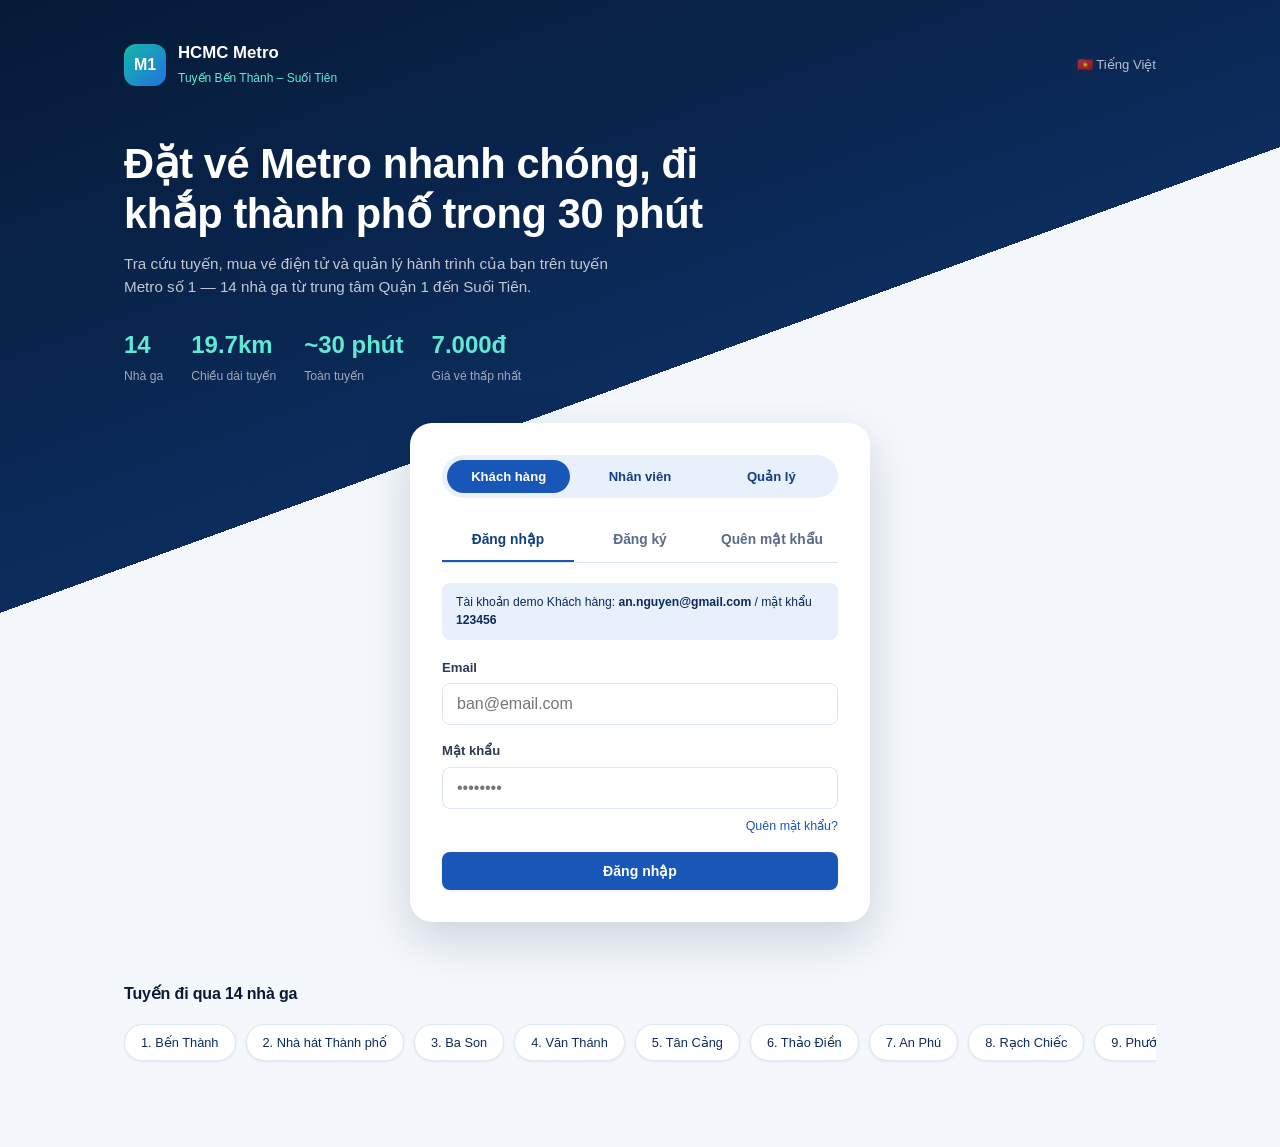
<file: index.html>
<!DOCTYPE html>
<html lang="vi">
<head>
<meta charset="UTF-8">
<meta name="viewport" content="width=device-width, initial-scale=1.0">
<title>HCMC Metro — Đặt vé tàu điện Bến Thành - Suối Tiên</title>
<link rel="stylesheet" href="assets/css/style.css">
<style>
  body { background: linear-gradient(160deg, var(--blue-900) 0%, var(--blue-800) 38%, var(--bg-app) 38%); min-height: 100vh; }
  .landing-wrap { max-width: 1080px; margin: 0 auto; padding: 40px 24px 80px; }
  .landing-top { display: flex; align-items: center; justify-content: space-between; color: #fff; margin-bottom: 50px; }
  .landing-brand { display: flex; align-items: center; gap: 12px; }
  .landing-brand .brand-mark { width: 42px; height: 42px; border-radius: 12px; background: linear-gradient(135deg, var(--teal-400), var(--blue-500)); display:flex; align-items:center; justify-content:center; font-weight:800; font-family: var(--font-display); }
  .landing-brand strong { display: block; font-family: var(--font-display); font-weight: 800; font-size: 1.05rem; }
  .landing-brand span { font-size: 0.75rem; color: var(--teal-300); }
  .hero { color: #fff; margin-bottom: 36px; }
  .hero h1 { color: #fff; font-size: clamp(1.8rem, 4vw, 2.6rem); max-width: 620px; line-height: 1.2; }
  .hero p { color: rgba(255,255,255,0.75); max-width: 520px; margin-top: 14px; font-size: 0.95rem; }
  .hero .metro-stat-row { display:flex; gap: 28px; margin-top: 28px; flex-wrap: wrap; }
  .hero .stat strong { display:block; font-family: var(--font-display); font-size: 1.5rem; color: var(--teal-300); }
  .hero .stat span { font-size: 0.76rem; color: rgba(255,255,255,0.6); }

  .auth-card { background: #fff; border-radius: var(--radius-lg); box-shadow: var(--shadow-lg); padding: 32px; max-width: 460px; margin: 0 auto; }
  .role-tabs { display: flex; gap: 8px; margin-bottom: 22px; background: var(--bg-soft); padding: 5px; border-radius: var(--radius-pill); }
  .role-tab { flex: 1; text-align: center; padding: 9px 0; border-radius: var(--radius-pill); border: none; background: transparent; font-weight: 700; font-size: 0.82rem; color: var(--blue-700); cursor: pointer; }
  .role-tab.active { background: var(--blue-600); color: #fff; }

  .auth-mode-tabs { display: flex; border-bottom: 1px solid var(--line-soft); margin-bottom: 20px; }
  .auth-mode-tab { flex: 1; text-align: center; padding: 10px 0; font-weight: 700; font-size: 0.86rem; color: var(--ink-500); cursor: pointer; border-bottom: 2px solid transparent; }
  .auth-mode-tab.active { color: var(--blue-700); border-color: var(--blue-600); }

  .auth-panel { display: none; }
  .auth-panel.active { display: block; }

  .demo-hint { background: var(--bg-soft); border-radius: var(--radius-sm); padding: 10px 14px; font-size: 0.76rem; color: var(--blue-800); margin-bottom: 18px; line-height: 1.5; }
  .station-strip { margin-top: 60px; }
  .station-strip h3 { color: var(--blue-900); font-size: 1rem; margin-bottom: 18px; }
  .station-chip { flex-shrink: 0; background: var(--bg-card); color: var(--blue-800); padding: 8px 16px; border-radius: var(--radius-pill); font-size: 0.8rem; white-space: nowrap; border: 1px solid var(--line-soft); box-shadow: var(--shadow-sm); }
  .station-chips { display: flex; gap: 10px; overflow-x: auto; padding-bottom: 6px; }
  .link-row { text-align: center; font-size: 0.82rem; color: var(--ink-500); margin-top: 16px; }
  .forgot-link { display:block; text-align:right; font-size: 0.78rem; margin-top: -8px; margin-bottom: 16px; cursor: pointer; }
</style>
</head>
<body>

<div class="landing-wrap">
  <div class="landing-top">
    <div class="landing-brand">
      <div class="brand-mark">M1</div>
      <div>
        <strong>HCMC Metro</strong>
        <span>Tuyến Bến Thành – Suối Tiên</span>
      </div>
    </div>
    <div class="text-sm" style="color: rgba(255,255,255,0.7);">🇻🇳 Tiếng Việt</div>
  </div>

  <div class="hero">
    <h1>Đặt vé Metro nhanh chóng, đi khắp thành phố trong 30 phút</h1>
    <p>Tra cứu tuyến, mua vé điện tử và quản lý hành trình của bạn trên tuyến Metro số 1 — 14 nhà ga từ trung tâm Quận 1 đến Suối Tiên.</p>
    <div class="metro-stat-row">
      <div class="stat"><strong>14</strong><span>Nhà ga</span></div>
      <div class="stat"><strong>19.7km</strong><span>Chiều dài tuyến</span></div>
      <div class="stat"><strong>~30 phút</strong><span>Toàn tuyến</span></div>
      <div class="stat"><strong>7.000đ</strong><span>Giá vé thấp nhất</span></div>
    </div>
  </div>

  <div class="auth-card">
    <div class="role-tabs" id="roleTabs">
      <button class="role-tab active" data-role="khach_hang" onclick="selectRole('khach_hang', this)">Khách hàng</button>
      <button class="role-tab" data-role="nhan_vien" onclick="selectRole('nhan_vien', this)">Nhân viên</button>
      <button class="role-tab" data-role="quan_ly" onclick="selectRole('quan_ly', this)">Quản lý</button>
    </div>

    <div class="auth-mode-tabs" id="modeTabs">
      <div class="auth-mode-tab active" data-mode="login" onclick="selectMode('login', this)">Đăng nhập</div>
      <div class="auth-mode-tab" data-mode="register" onclick="selectMode('register', this)">Đăng ký</div>
      <div class="auth-mode-tab" data-mode="forgot" onclick="selectMode('forgot', this)">Quên mật khẩu</div>
    </div>

    <div class="demo-hint" id="demoHint">
      Tài khoản demo Khách hàng: <strong>an.nguyen@gmail.com</strong> / mật khẩu <strong>123456</strong>
    </div>

    <!-- LOGIN -->
    <form class="auth-panel active" id="panel-login" onsubmit="handleLogin(event)">
      <div class="field">
        <label>Email</label>
        <input type="email" id="loginEmail" placeholder="ban@email.com" required>
      </div>
      <div class="field">
        <label>Mật khẩu</label>
        <input type="password" id="loginPass" placeholder="••••••••" required>
      </div>
      <a class="forgot-link" onclick="selectMode('forgot', document.querySelector('[data-mode=forgot]'))">Quên mật khẩu?</a>
      <button type="submit" class="btn btn-primary btn-block">Đăng nhập</button>
    </form>

    <!-- REGISTER -->
    <form class="auth-panel" id="panel-register" onsubmit="handleRegister(event)">
      <div class="field">
        <label>Họ và tên</label>
        <input type="text" id="regName" placeholder="Nguyễn Văn A" required>
      </div>
      <div class="field">
        <label>Email</label>
        <input type="email" id="regEmail" placeholder="ban@email.com" required>
      </div>
      <div class="field">
        <label>Số điện thoại</label>
        <input type="tel" id="regPhone" placeholder="09xxxxxxxx" required>
      </div>
      <div class="field">
        <label>Loại hành khách</label>
        <select id="regType">
          <option value="Phổ thông">Phổ thông</option>
          <option value="Sinh viên">Học sinh / Sinh viên</option>
          <option value="Người cao tuổi">Người cao tuổi (từ 60 tuổi)</option>
        </select>
      </div>
      <div class="field">
        <label>Mật khẩu</label>
        <input type="password" id="regPass" placeholder="Tối thiểu 6 ký tự" required minlength="6">
      </div>
      <button type="submit" class="btn btn-primary btn-block">Tạo tài khoản</button>
    </form>

    <!-- FORGOT PASSWORD -->
    <form class="auth-panel" id="panel-forgot" onsubmit="handleForgot(event)">
      <div class="field">
        <label>Email đã đăng ký</label>
        <input type="email" id="forgotEmail" placeholder="ban@email.com" required>
      </div>
      <div class="field-hint mb-16">Hệ thống sẽ gửi mã OTP gồm 6 số đến email của bạn để xác minh và đặt lại mật khẩu.</div>
      <button type="submit" class="btn btn-primary btn-block">Gửi mã OTP</button>
    </form>

    <div class="link-row" id="roleNoteOut" style="display:none;">
      Tài khoản Nhân viên / Quản lý do hệ thống cấp sẵn, vui lòng dùng email được công ty cung cấp để đăng nhập.
    </div>
  </div>

  <div class="station-strip">
    <h3>Tuyến đi qua 14 nhà ga</h3>
    <div class="station-chips" id="stationChips"></div>
  </div>
</div>

<!-- OTP MODAL (Quên mật khẩu bước 2) -->
<div class="modal-overlay" id="otpModal">
  <div class="modal">
    <div class="modal-head">
      <h3>Xác minh OTP</h3>
      <button class="modal-close" onclick="closeModal('otpModal')">✕</button>
    </div>
    <p class="text-sm text-muted mb-16">Nhập mã OTP gồm 6 số (demo: <strong>000000</strong>) đã gửi đến email của bạn.</p>
    <div class="field">
      <label>Mã OTP</label>
      <input type="text" id="otpInput" maxlength="6" placeholder="000000">
    </div>
    <div class="field">
      <label>Mật khẩu mới</label>
      <input type="password" id="newPass" placeholder="Tối thiểu 6 ký tự" minlength="6">
    </div>
    <button class="btn btn-primary btn-block" onclick="confirmOtpReset()">Xác nhận đổi mật khẩu</button>
  </div>
</div>

<script src="assets/js/db.js"></script>
<script src="assets/js/app.js"></script>
<script>
  let selectedRole = "khach_hang";
  let pendingForgotEmail = "";

  const demoHints = {
    khach_hang: 'Tài khoản demo Khách hàng: <strong>an.nguyen@gmail.com</strong> / mật khẩu <strong>123456</strong>',
    nhan_vien: 'Tài khoản demo Nhân viên: <strong>phat.vo@hurc1.vn</strong> / mật khẩu <strong>123456</strong>',
    quan_ly: 'Tài khoản demo Quản lý: <strong>hao.ngo@hurc1.vn</strong> / mật khẩu <strong>123456</strong>',
  };

  function selectRole(role, el) {
    selectedRole = role;
    document.querySelectorAll('.role-tab').forEach(t => t.classList.remove('active'));
    el.classList.add('active');
    document.getElementById('demoHint').innerHTML = demoHints[role];
    const registerTab = document.querySelector('[data-mode="register"]');
    const noteOut = document.getElementById('roleNoteOut');
    if (role !== 'khach_hang') {
      registerTab.style.display = 'none';
      noteOut.style.display = 'block';
      selectMode('login', document.querySelector('[data-mode="login"]'));
    } else {
      registerTab.style.display = 'block';
      noteOut.style.display = 'none';
    }
  }

  function selectMode(mode, el) {
    document.querySelectorAll('.auth-mode-tab').forEach(t => t.classList.remove('active'));
    el.classList.add('active');
    document.querySelectorAll('.auth-panel').forEach(p => p.classList.remove('active'));
    document.getElementById('panel-' + mode).classList.add('active');
  }

  function redirectByRole(role) {
    if (role === 'khach_hang') window.location.href = 'khach-hang.html';
    else if (role === 'nhan_vien') window.location.href = 'nhan-vien.html';
    else if (role === 'quan_ly') window.location.href = 'quan-ly.html';
  }

  function handleLogin(e) {
    e.preventDefault();
    const email = document.getElementById('loginEmail').value.trim();
    const pass = document.getElementById('loginPass').value;
    const res = DB.login(email, pass);
    if (!res.ok) { toast(res.msg, 'error'); return; }
    if (res.user.role !== selectedRole) {
      toast('Tài khoản này không thuộc vai trò "' + selectedRole.replace('_',' ') + '" bạn đã chọn.', 'error');
      DB.logout();
      return;
    }
    toast('Đăng nhập thành công! Xin chào ' + res.user.name, 'ok');
    setTimeout(() => redirectByRole(res.user.role), 600);
  }

  function handleRegister(e) {
    e.preventDefault();
    const data = {
      name: document.getElementById('regName').value.trim(),
      email: document.getElementById('regEmail').value.trim(),
      phone: document.getElementById('regPhone').value.trim(),
      type: document.getElementById('regType').value,
      password: document.getElementById('regPass').value,
    };
    const res = DB.register(data);
    if (!res.ok) { toast(res.msg, 'error'); return; }
    toast('Tạo tài khoản thành công! Đang đăng nhập...', 'ok');
    DB.login(data.email, data.password);
    setTimeout(() => redirectByRole('khach_hang'), 600);
  }

  function handleForgot(e) {
    e.preventDefault();
    const email = document.getElementById('forgotEmail').value.trim();
    const user = DB.findUserByEmail(email);
    if (!user) { toast('Không tìm thấy email này trong hệ thống.', 'error'); return; }
    pendingForgotEmail = email;
    toast('Đã gửi mã OTP (demo) đến email của bạn.', 'ok');
    openModal('otpModal');
  }

  function confirmOtpReset() {
    const otp = document.getElementById('otpInput').value.trim();
    const newPass = document.getElementById('newPass').value;
    if (otp !== '000000') { toast('Mã OTP không đúng.', 'error'); return; }
    if (!newPass || newPass.length < 6) { toast('Mật khẩu mới phải từ 6 ký tự.', 'error'); return; }
    const user = DB.findUserByEmail(pendingForgotEmail);
    DB.updateUser(user.id, { password: newPass });
    toast('Đổi mật khẩu thành công! Vui lòng đăng nhập lại.', 'ok');
    closeModal('otpModal');
    selectMode('login', document.querySelector('[data-mode="login"]'));
  }

  // Render station strip
  document.addEventListener('DOMContentLoaded', () => {
    const wrap = document.getElementById('stationChips');
    DB.getStations().forEach(s => {
      const chip = document.createElement('div');
      chip.className = 'station-chip';
      chip.textContent = s.id + '. ' + s.name;
      wrap.appendChild(chip);
    });
    const session = DB.currentSession();
    if (session) {
      const u = DB.currentUser();
      if (u) toast('Bạn đang đăng nhập với vai trò ' + u.role.replace('_',' ') + '. Có thể vào thẳng trang quản lý.', 'default');
    }
  });
</script>
</body>
</html>
</file>
<file: assets/css/style.css>
/* ==========================================================================
   HCMC METRO — DESIGN SYSTEM
   Token: màu xanh biển (Deep Transit Blue) lấy cảm hứng từ bản đồ tuyến metro:
   đường ray là một line liền mạch, các ga là điểm dừng (dot) trên line đó.
   Đây là motif lặp lại làm signature: thanh tiến trình, divider, loading...
   ========================================================================== */

:root {
  /* --- Màu chủ đạo: Deep Transit Blue --- */
  --blue-900: #061A36;
  --blue-800: #0B2C5C;
  --blue-700: #123E82;
  --blue-600: #1857B8;
  --blue-500: #2272E0;
  --teal-400: #14B8A6;
  --teal-300: #5EEAD4;

  --ink-900: #0B1320;
  --ink-700: #2B3A55;
  --ink-500: #5A6B8C;
  --ink-300: #9FAEC9;

  --bg-app: #F4F8FC;
  --bg-card: #FFFFFF;
  --bg-soft: #E8F0FB;
  --line-soft: #DCE6F5;

  --ok-600: #0F9D58;
  --ok-100: #E3F6EC;
  --warn-600: #D97706;
  --warn-100: #FEF3E2;
  --danger-600: #DC2626;
  --danger-100: #FCE8E8;

  --font-display: "Manrope", "Segoe UI", sans-serif;
  --font-body: "Inter", "Segoe UI", sans-serif;
  --font-mono: "JetBrains Mono", "Consolas", monospace;

  --radius-sm: 8px;
  --radius-md: 14px;
  --radius-lg: 22px;
  --radius-pill: 999px;

  --shadow-sm: 0 1px 3px rgba(6, 26, 54, 0.08);
  --shadow-md: 0 8px 24px rgba(6, 26, 54, 0.10);
  --shadow-lg: 0 18px 48px rgba(6, 26, 54, 0.16);
}

@import url("https://fonts.googleapis.com/css2?family=Manrope:wght@500;700;800&family=Inter:wght@400;500;600;700&family=JetBrains+Mono:wght@500&display=swap");

* { box-sizing: border-box; }
html, body { margin: 0; padding: 0; }

body {
  font-family: var(--font-body);
  background: var(--bg-app);
  color: var(--ink-900);
  -webkit-font-smoothing: antialiased;
  line-height: 1.5;
}

h1, h2, h3, h4, .display {
  font-family: var(--font-display);
  color: var(--blue-900);
  margin: 0;
  letter-spacing: -0.01em;
}

a { color: var(--blue-600); text-decoration: none; }
a:hover { color: var(--blue-500); }

button, input, select, textarea { font-family: inherit; font-size: 1rem; }

:focus-visible {
  outline: 3px solid var(--teal-400);
  outline-offset: 2px;
  border-radius: 4px;
}

@media (prefers-reduced-motion: reduce) {
  * { animation-duration: 0.001ms !important; transition-duration: 0.001ms !important; }
}

/* ==========================================================================
   LAYOUT SHELL
   ========================================================================== */

.app-shell {
  display: grid;
  grid-template-columns: 260px 1fr;
  min-height: 100vh;
}

@media (max-width: 980px) {
  .app-shell { grid-template-columns: 1fr; }
  .sidebar { display: none; }
  .sidebar.open { display: block; position: fixed; inset: 0; z-index: 60; }
}

.sidebar {
  background: linear-gradient(180deg, var(--blue-900) 0%, #081F44 100%);
  color: #fff;
  padding: 24px 16px 24px;
  display: flex;
  flex-direction: column;
  gap: 6px;
  position: sticky;
  top: 0;
  height: 100vh;
  overflow-y: auto;
}

.sidebar-brand {
  display: flex;
  align-items: center;
  gap: 10px;
  padding: 6px 10px 22px;
  color: #fff;
}
.sidebar-brand .brand-mark {
  width: 36px; height: 36px;
  border-radius: var(--radius-sm);
  background: linear-gradient(135deg, var(--teal-400), var(--blue-500));
  display: flex; align-items: center; justify-content: center;
  font-weight: 800; font-family: var(--font-display); font-size: 0.95rem;
  flex-shrink: 0;
}
.sidebar-brand .brand-text { line-height: 1.15; }
.sidebar-brand .brand-text strong { display: block; font-family: var(--font-display); font-weight: 800; font-size: 0.95rem; }
.sidebar-brand .brand-text span { font-size: 0.72rem; color: var(--teal-300); }

.nav-group { margin-top: 14px; }
.nav-group-label {
  font-size: 0.68rem; text-transform: uppercase; letter-spacing: 0.08em;
  color: rgba(255,255,255,0.45); padding: 0 12px; margin-bottom: 6px; font-weight: 700;
}

.nav-item {
  display: flex; align-items: center; gap: 10px;
  padding: 10px 12px; border-radius: var(--radius-sm);
  color: rgba(255,255,255,0.78); font-size: 0.88rem; font-weight: 600;
  cursor: pointer; border: none; background: transparent; width: 100%; text-align: left;
  transition: background 0.15s, color 0.15s;
}
.nav-item:hover { background: rgba(255,255,255,0.07); color: #fff; }
.nav-item.active { background: rgba(34,114,224,0.25); color: #fff; box-shadow: inset 3px 0 0 var(--teal-400); }
.nav-item .ico { width: 18px; text-align: center; flex-shrink: 0; }

.sidebar-foot {
  margin-top: auto; padding: 14px 12px 4px;
  border-top: 1px solid rgba(255,255,255,0.1);
  font-size: 0.78rem; color: rgba(255,255,255,0.55);
}

.main {
  display: flex; flex-direction: column; min-height: 100vh;
}

.topbar {
  display: flex; align-items: center; justify-content: space-between;
  padding: 16px 28px; background: var(--bg-card); border-bottom: 1px solid var(--line-soft);
  position: sticky; top: 0; z-index: 40;
}
.topbar-left { display: flex; align-items: center; gap: 14px; }
.topbar h1 { font-size: 1.15rem; font-weight: 800; }
.topbar-sub { font-size: 0.8rem; color: var(--ink-500); margin-top: 2px; }
.topbar-right { display: flex; align-items: center; gap: 14px; }

.menu-toggle {
  display: none; background: var(--bg-soft); border: none; border-radius: var(--radius-sm);
  width: 38px; height: 38px; cursor: pointer; font-size: 1.1rem; color: var(--blue-700);
}
@media (max-width: 980px) { .menu-toggle { display: inline-flex; align-items: center; justify-content: center; } }

.content { padding: 26px 28px 60px; flex: 1; }

.tab-panel { display: none; }
.tab-panel.active { display: block; animation: fadeUp 0.25s ease; }
@keyframes fadeUp { from { opacity: 0; transform: translateY(6px); } to { opacity: 1; transform: translateY(0); } }

/* ==========================================================================
   AVATAR / USER CHIP
   ========================================================================== */
.user-chip { display: flex; align-items: center; gap: 10px; cursor: pointer; padding: 4px 10px 4px 4px; border-radius: var(--radius-pill); }
.user-chip:hover { background: var(--bg-soft); }
.avatar {
  width: 36px; height: 36px; border-radius: 50%;
  background: linear-gradient(135deg, var(--blue-600), var(--teal-400));
  color: #fff; display: flex; align-items: center; justify-content: center;
  font-weight: 700; font-size: 0.85rem; flex-shrink: 0;
}
.user-chip-text { line-height: 1.2; }
.user-chip-text strong { display: block; font-size: 0.85rem; }
.user-chip-text span { font-size: 0.72rem; color: var(--ink-500); }

/* ==========================================================================
   CARDS / GRID / KPI
   ========================================================================== */
.grid { display: grid; gap: 18px; }
.grid-2 { grid-template-columns: repeat(2, 1fr); }
.grid-3 { grid-template-columns: repeat(3, 1fr); }
.grid-4 { grid-template-columns: repeat(4, 1fr); }
@media (max-width: 900px) { .grid-2, .grid-3, .grid-4 { grid-template-columns: 1fr 1fr; } }
@media (max-width: 600px) { .grid-2, .grid-3, .grid-4 { grid-template-columns: 1fr; } }

.card {
  background: var(--bg-card); border-radius: var(--radius-md);
  border: 1px solid var(--line-soft); box-shadow: var(--shadow-sm);
  padding: 20px;
}
.card-title { font-size: 0.95rem; font-weight: 800; color: var(--blue-900); margin-bottom: 4px; }
.card-sub { font-size: 0.8rem; color: var(--ink-500); margin-bottom: 14px; }

.kpi-card { display: flex; flex-direction: column; gap: 6px; }
.kpi-label { font-size: 0.78rem; color: var(--ink-500); font-weight: 600; text-transform: uppercase; letter-spacing: 0.04em; }
.kpi-value { font-family: var(--font-display); font-size: 1.7rem; font-weight: 800; color: var(--blue-900); }
.kpi-delta { font-size: 0.78rem; font-weight: 700; }
.kpi-delta.up { color: var(--ok-600); }
.kpi-delta.down { color: var(--danger-600); }
.kpi-icon {
  width: 40px; height: 40px; border-radius: var(--radius-sm);
  background: var(--bg-soft); color: var(--blue-600);
  display: flex; align-items: center; justify-content: center; font-size: 1.1rem; margin-bottom: 6px;
}

/* ==========================================================================
   BUTTONS
   ========================================================================== */
.btn {
  display: inline-flex; align-items: center; justify-content: center; gap: 8px;
  border-radius: var(--radius-sm); border: none; cursor: pointer;
  font-weight: 700; font-size: 0.88rem; padding: 11px 18px;
  transition: transform 0.1s, box-shadow 0.15s, background 0.15s;
}
.btn:active { transform: scale(0.98); }
.btn-primary { background: var(--blue-600); color: #fff; box-shadow: var(--shadow-sm); }
.btn-primary:hover { background: var(--blue-500); }
.btn-accent { background: var(--teal-400); color: var(--blue-900); }
.btn-accent:hover { filter: brightness(1.05); }
.btn-ghost { background: transparent; color: var(--blue-700); border: 1.5px solid var(--line-soft); }
.btn-ghost:hover { background: var(--bg-soft); }
.btn-danger { background: var(--danger-100); color: var(--danger-600); }
.btn-danger:hover { background: #f8d3d3; }
.btn-sm { padding: 7px 12px; font-size: 0.78rem; }
.btn-block { width: 100%; }
.btn:disabled { opacity: 0.5; cursor: not-allowed; }

/* ==========================================================================
   FORMS
   ========================================================================== */
.field { margin-bottom: 16px; }
.field label { display: block; font-size: 0.82rem; font-weight: 700; color: var(--ink-700); margin-bottom: 6px; }
.field-hint { font-size: 0.74rem; color: var(--ink-500); margin-top: 4px; }
input[type="text"], input[type="email"], input[type="password"], input[type="number"],
input[type="date"], input[type="tel"], input[type="search"], select, textarea {
  width: 100%; padding: 11px 14px; border-radius: var(--radius-sm);
  border: 1.5px solid var(--line-soft); background: #fff; color: var(--ink-900);
}
input:focus, select:focus, textarea:focus { border-color: var(--blue-500); }
.input-group { display: flex; gap: 10px; }
.input-group > * { flex: 1; }

.toggle-row { display: flex; align-items: center; justify-content: space-between; padding: 12px 0; border-bottom: 1px solid var(--line-soft); }
.switch { position: relative; width: 44px; height: 24px; flex-shrink: 0; }
.switch input { opacity: 0; width: 0; height: 0; }
.switch .slider { position: absolute; inset: 0; background: var(--line-soft); border-radius: var(--radius-pill); cursor: pointer; transition: 0.2s; }
.switch .slider::before { content: ""; position: absolute; width: 18px; height: 18px; left: 3px; top: 3px; background: #fff; border-radius: 50%; transition: 0.2s; }
.switch input:checked + .slider { background: var(--blue-600); }
.switch input:checked + .slider::before { transform: translateX(20px); }

/* ==========================================================================
   BADGES / STATUS
   ========================================================================== */
.badge { display: inline-flex; align-items: center; gap: 5px; padding: 4px 10px; border-radius: var(--radius-pill); font-size: 0.72rem; font-weight: 700; }
.badge-ok { background: var(--ok-100); color: var(--ok-600); }
.badge-warn { background: var(--warn-100); color: var(--warn-600); }
.badge-danger { background: var(--danger-100); color: var(--danger-600); }
.badge-info { background: var(--bg-soft); color: var(--blue-700); }
.badge-dot { width: 6px; height: 6px; border-radius: 50%; background: currentColor; }

/* ==========================================================================
   TABLE
   ========================================================================== */
.table-wrap { overflow-x: auto; border-radius: var(--radius-md); border: 1px solid var(--line-soft); }
table { width: 100%; border-collapse: collapse; font-size: 0.86rem; background: #fff; }
thead th {
  text-align: left; padding: 12px 16px; background: var(--bg-soft);
  color: var(--blue-800); font-weight: 700; font-size: 0.76rem; text-transform: uppercase; letter-spacing: 0.03em;
  white-space: nowrap;
}
tbody td { padding: 12px 16px; border-top: 1px solid var(--line-soft); vertical-align: middle; }
tbody tr:hover { background: var(--bg-app); }

/* ==========================================================================
   METRO LINE MOTIF — signature element
   ========================================================================== */
.metro-line { display: flex; align-items: center; position: relative; padding: 8px 0; }
.metro-line .seg { flex: 1; height: 4px; background: var(--line-soft); border-radius: 2px; position: relative; }
.metro-line .seg.done { background: var(--teal-400); }
.metro-line .stop {
  width: 14px; height: 14px; border-radius: 50%; background: #fff;
  border: 3px solid var(--blue-600); flex-shrink: 0; position: relative; z-index: 2;
}
.metro-line .stop.done { border-color: var(--teal-400); background: var(--teal-400); }
.metro-line .stop.current { box-shadow: 0 0 0 4px rgba(34,114,224,0.2); }

.route-track { display: flex; flex-direction: column; gap: 0; position: relative; margin: 6px 0; }
.route-stop { display: flex; align-items: flex-start; gap: 14px; position: relative; padding-bottom: 22px; }
.route-stop:last-child { padding-bottom: 0; }
.route-stop .dot-col { display: flex; flex-direction: column; align-items: center; }
.route-stop .dot { width: 12px; height: 12px; border-radius: 50%; background: var(--blue-600); flex-shrink: 0; margin-top: 4px; }
.route-stop .bar { width: 3px; flex: 1; background: var(--line-soft); margin-top: 4px; min-height: 24px; }
.route-stop:last-child .bar { display: none; }
.route-stop .label strong { display: block; font-size: 0.88rem; color: var(--ink-900); }
.route-stop .label span { font-size: 0.76rem; color: var(--ink-500); }

/* ==========================================================================
   MODAL / TOAST
   ========================================================================== */
.modal-overlay {
  position: fixed; inset: 0; background: rgba(6,26,54,0.5); display: none;
  align-items: center; justify-content: center; z-index: 100; padding: 20px;
}
.modal-overlay.open { display: flex; }
.modal {
  background: #fff; border-radius: var(--radius-lg); max-width: 480px; width: 100%;
  padding: 26px; box-shadow: var(--shadow-lg); max-height: 90vh; overflow-y: auto;
}
.modal-head { display: flex; align-items: center; justify-content: space-between; margin-bottom: 16px; }
.modal-close { background: var(--bg-soft); border: none; width: 32px; height: 32px; border-radius: 50%; cursor: pointer; color: var(--ink-700); }

.toast-stack { position: fixed; bottom: 24px; right: 24px; z-index: 200; display: flex; flex-direction: column; gap: 10px; }
.toast {
  background: var(--blue-900); color: #fff; padding: 13px 18px; border-radius: var(--radius-sm);
  font-size: 0.85rem; font-weight: 600; box-shadow: var(--shadow-lg); min-width: 240px;
  animation: toastIn 0.25s ease;
}
.toast.ok { background: var(--ok-600); }
.toast.error { background: var(--danger-600); }
@keyframes toastIn { from { opacity: 0; transform: translateY(8px); } to { opacity: 1; transform: translateY(0); } }

/* ==========================================================================
   QR CARD
   ========================================================================== */
.qr-box {
  background: repeating-linear-gradient(45deg, var(--blue-900) 0, var(--blue-900) 6px, var(--blue-800) 6px, var(--blue-800) 12px);
  width: 120px; height: 120px; border-radius: var(--radius-sm); display: flex; align-items: center; justify-content: center;
  color: #fff; font-size: 0.6rem; text-align: center; font-family: var(--font-mono); flex-shrink: 0;
}

/* ==========================================================================
   EMPTY STATE
   ========================================================================== */
.empty-state { text-align: center; padding: 50px 20px; color: var(--ink-500); }
.empty-state .ico { font-size: 2.2rem; margin-bottom: 10px; }
.empty-state strong { display: block; color: var(--ink-900); margin-bottom: 4px; }

/* ==========================================================================
   UTILITIES
   ========================================================================== */
.flex { display: flex; }
.flex-between { display: flex; align-items: center; justify-content: space-between; }
.flex-wrap { flex-wrap: wrap; }
.gap-8 { gap: 8px; } .gap-12 { gap: 12px; } .gap-16 { gap: 16px; }
.mt-8 { margin-top: 8px; } .mt-16 { margin-top: 16px; } .mt-24 { margin-top: 24px; }
.mb-8 { margin-bottom: 8px; } .mb-16 { margin-bottom: 16px; } .mb-24 { margin-bottom: 24px; }
.text-muted { color: var(--ink-500); }
.text-sm { font-size: 0.82rem; }
.text-center { text-align: center; }
.divider { height: 1px; background: var(--line-soft); margin: 18px 0; border: none; }
.section-head { display: flex; align-items: center; justify-content: space-between; margin-bottom: 16px; flex-wrap: wrap; gap: 10px; }
.section-head h2 { font-size: 1.05rem; font-weight: 800; }
.pill-tabs { display: flex; gap: 6px; background: var(--bg-soft); padding: 5px; border-radius: var(--radius-pill); width: fit-content; flex-wrap: wrap; }
.pill-tab { padding: 8px 16px; border-radius: var(--radius-pill); border: none; background: transparent; font-weight: 700; font-size: 0.82rem; color: var(--blue-700); cursor: pointer; }
.pill-tab.active { background: var(--blue-600); color: #fff; }
</file>
